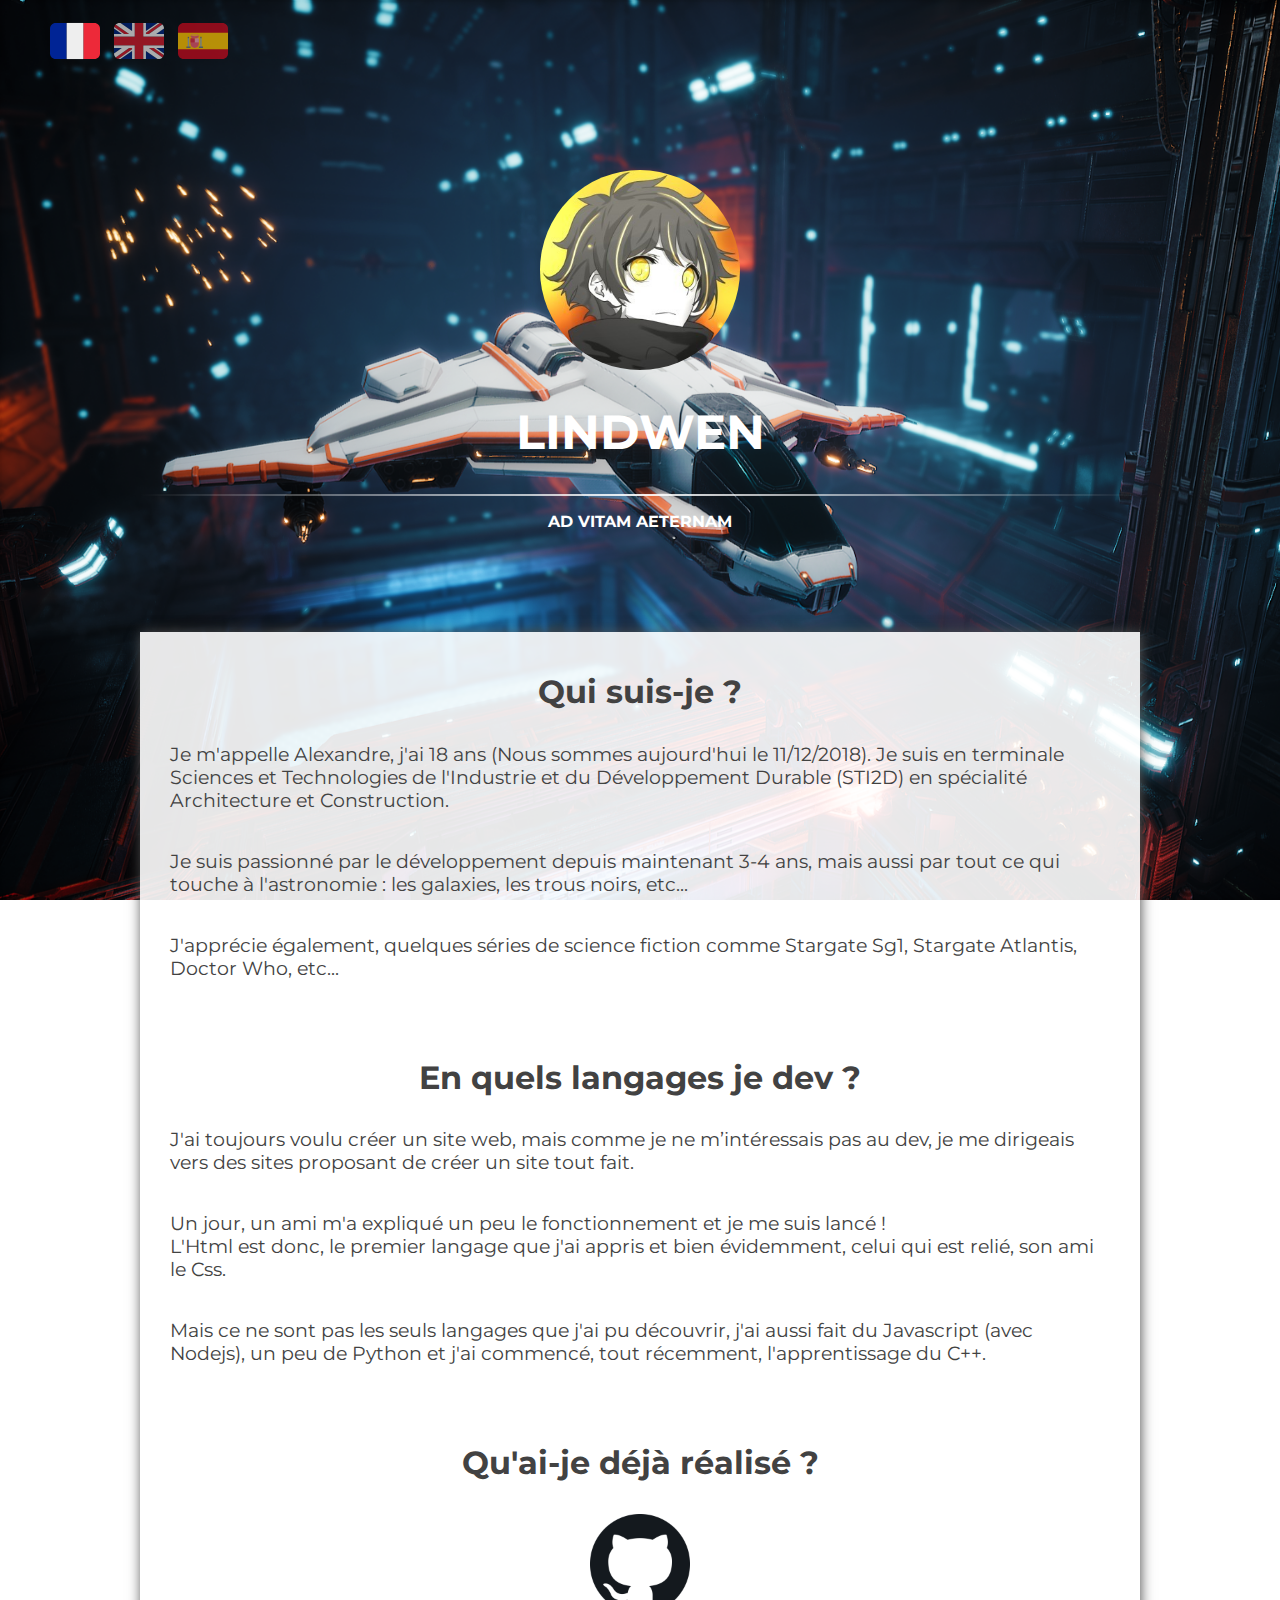
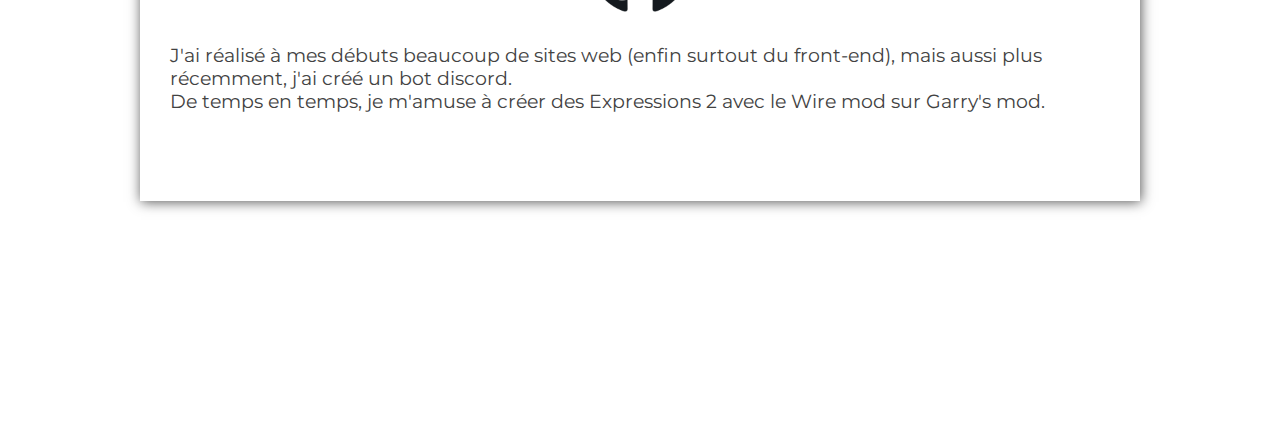
<file: index.html>
<!DOCTYPE html>
<html>
	<head>
		<title>Lindwen</title>
		<meta charset="utf-8">
		<link href ="css/main.css" rel ="stylesheet">
		<link href="https://fonts.googleapis.com/css?family=Montserrat" rel="stylesheet">
		<link rel="shortcut icon" type="image/png" href="img/favicon.png"/>
		<!-- Global site tag (gtag.js) - Google Analytics -->
		<script async src="https://www.googletagmanager.com/gtag/js?id=UA-128050866-1"></script>
		<script>
			window.dataLayer = window.dataLayer || [];
			function gtag(){dataLayer.push(arguments);}
			gtag('js', new Date());

			gtag('config', 'UA-128050866-1');
		</script>
	</head>
<body>



<div class="langage">
	<ul>
		<li id="active"><a href="index.html"><img src="img/flag_fr.svg"></a></li>
		<li><a href="gb.html"><img src="img/flag_gb.svg"></a></li>
		<li><a href="ea.html"><img src="img/flag_ea.svg"></a></li>
	</ul>
</div>



<div class="profil">
	<img src="./img/profil.jpg">
</div>



<div class="intro">
	<h1>Lindwen</h1>
	<hr>
	<p>Ad vitam aeternam</p>
</div>



<div class="main">
	<div class="content">
		<h1>Qui suis-je ?</h1>
		<p>Je m'appelle Alexandre, j'ai 18 ans (Nous sommes aujourd'hui le 11/12/2018). Je suis en terminale Sciences et Technologies de l'Industrie et du Développement Durable (STI2D) en spécialité Architecture et Construction.</p>
		<p>Je suis passionné par le développement depuis maintenant 3-4 ans, mais aussi par tout ce qui touche à l'astronomie : les galaxies, les trous noirs, etc...</p>
		<p>J'apprécie également, quelques séries de science fiction comme Stargate Sg1, Stargate Atlantis, Doctor Who, etc...</p>
		<h1>En quels langages je dev ?</h1>
		<p>J'ai toujours voulu créer un site web, mais comme je ne m’intéressais pas au dev, je me dirigeais vers des sites proposant de créer un site tout fait.</p>
		<p>Un jour, un ami m'a expliqué un peu le fonctionnement et je me suis lancé !
		<br>L'Html est donc, le premier langage que j'ai appris et bien évidemment, celui qui est relié, son ami le Css.</p>
		<p>Mais ce ne sont pas les seuls langages que j'ai pu découvrir, j'ai aussi fait du Javascript (avec Nodejs), un peu de Python et j'ai commencé, tout récemment, l'apprentissage du C++.</p>
		<h1>Qu'ai-je déjà réalisé ?</h1>
		<a href="https://github.com/Lindwen"><img src="./img/maingithub.png" /></a>
		<p>J'ai réalisé à mes débuts beaucoup de sites web (enfin surtout du front-end), mais aussi plus récemment, j'ai créé un bot discord.
		<br>De temps en temps, je m'amuse à créer des Expressions 2 avec le Wire mod sur Garry's mod.</p>
		<h1></h1>
	</div>
</div>



<div class="reseaux">
	<a href="https://github.com/Lindwen" title="Github - Lindwen"><img src="./img/github.png" /></a>
	<a href="mailto: lindwen.pro@gmail.com" title="Mail - lindwen.pro@gmail.com"><img src="./img/mail.png" /></a>
	<a href="https://www.instagram.com/lindwen.xyz/" title="Instagram - Lindwen.xyz"><img src="./img/instagram.png" /></a>
	<a href="https://twitter.com/lindw3n" title="Twitter - @Lindw3n"><img src="./img/twitter.png" /></a>
	<a href="https://gitlab.com/Lindwen" title="Gitlab - Lindwen"><img src="./img/gitlab.png" /></a>
</div>



<div class="copyright">
	<h1>© Lindwen | Images : <a href="https://alpha.wallhaven.cc">wallhaven</a></h1>
</div>

</body>
</html>
</file>
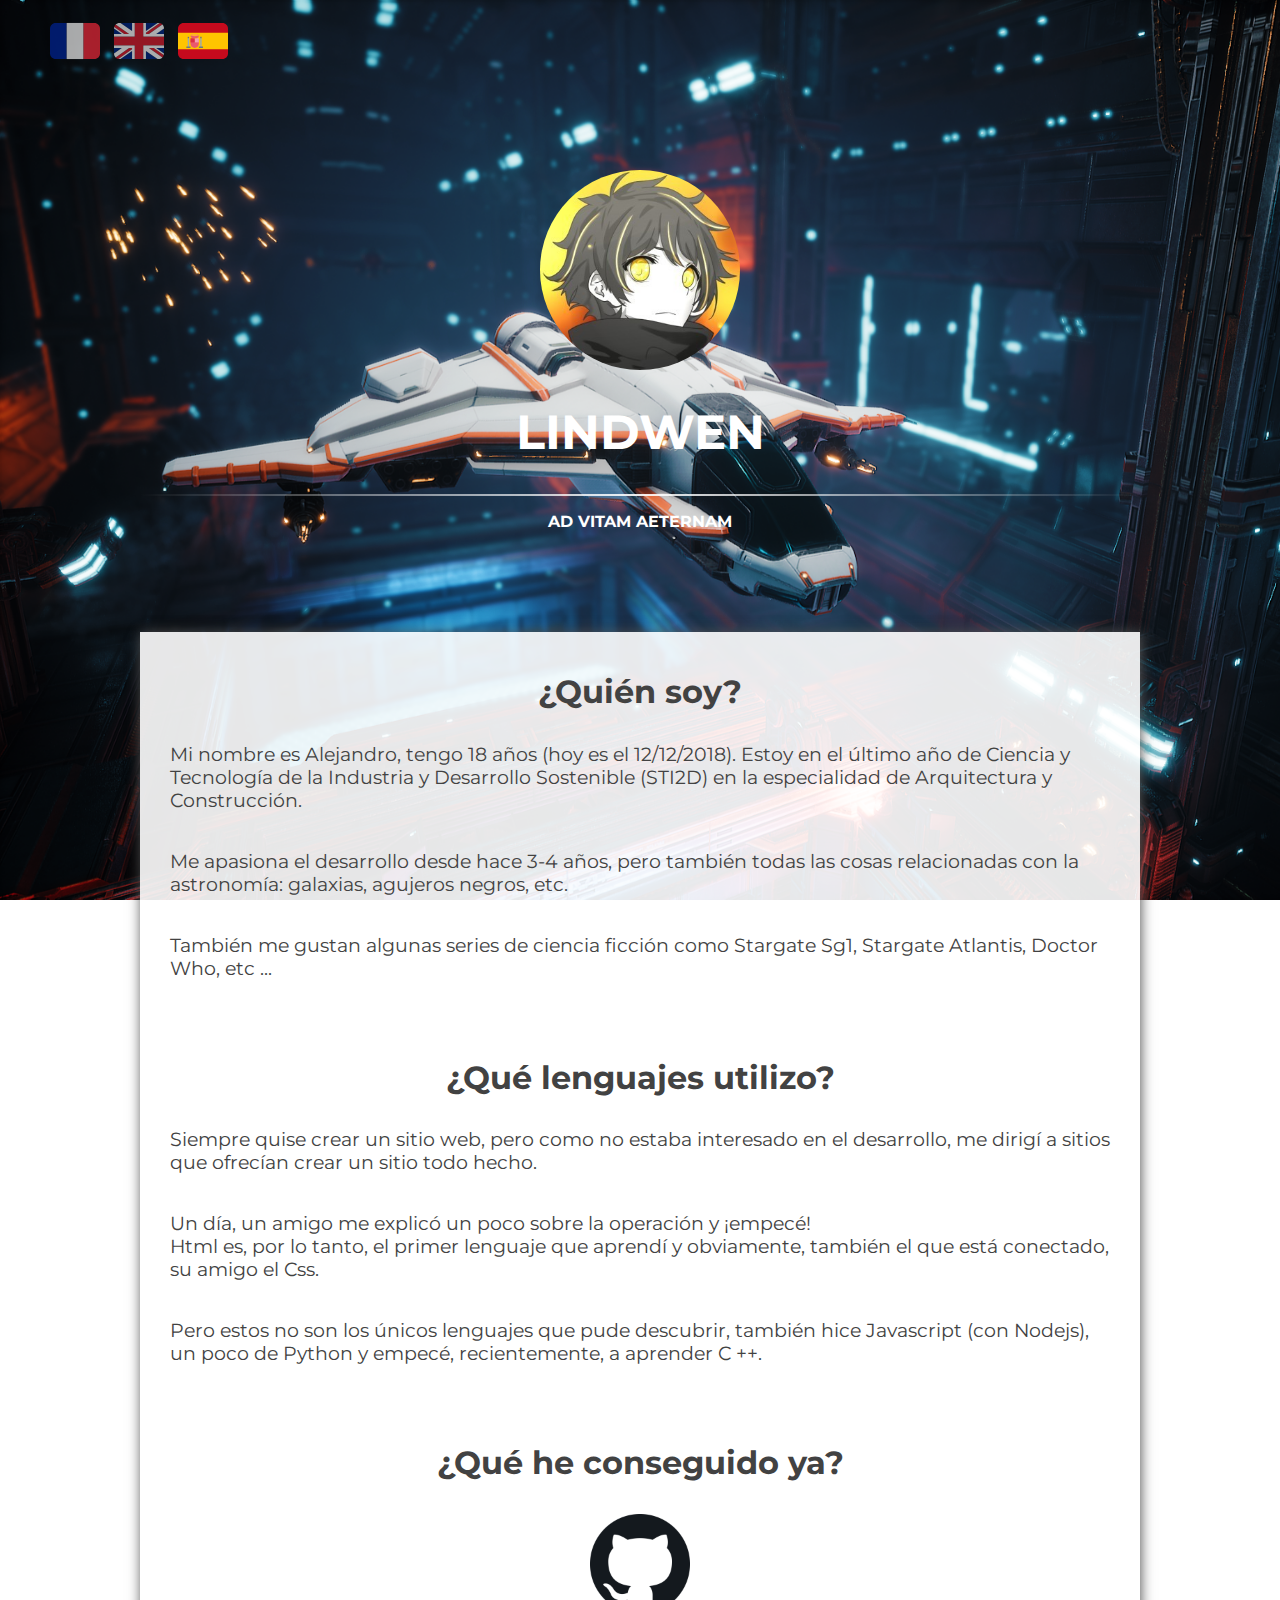
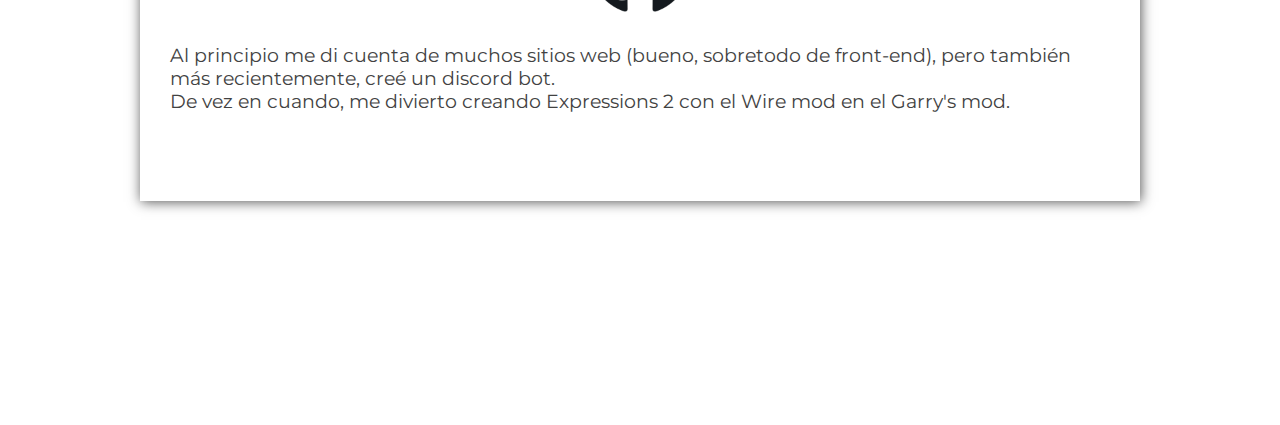
<file: ea.html>
<!DOCTYPE html>
<html>
	<head>
		<title>Lindwen</title>
		<meta charset="utf-8">
		<link href ="css/main.css" rel ="stylesheet">
		<link href="https://fonts.googleapis.com/css?family=Montserrat" rel="stylesheet">
		<link rel="shortcut icon" type="image/png" href="img/favicon.png"/>
		<!-- Global site tag (gtag.js) - Google Analytics -->
		<script async src="https://www.googletagmanager.com/gtag/js?id=UA-128050866-1"></script>
		<script>
			window.dataLayer = window.dataLayer || [];
			function gtag(){dataLayer.push(arguments);}
			gtag('js', new Date());

			gtag('config', 'UA-128050866-1');
		</script>
	</head>
<body>



<div class="langage">
	<ul>
		<li><a href="index.html"><img src="img/flag_fr.svg"></a></li>
		<li><a href="gb.html"><img src="img/flag_gb.svg"></a></li>
		<li id="active"><a href="ea.html"><img src="img/flag_ea.svg"></a></li>
	</ul>
</div>



<div class="profil">
	<img src="./img/profil.jpg">
</div>



<div class="intro">
	<h1>Lindwen</h1>
	<hr>
	<p>Ad vitam aeternam</p>
</div>



<div class="main">
	<div class="content">
		<h1>¿Quién soy?</h1>
		<p>Mi nombre es Alejandro, tengo 18 años (hoy es el 12/12/2018). Estoy en el último año de Ciencia y Tecnología de la Industria y Desarrollo Sostenible (STI2D) en la especialidad de Arquitectura y Construcción.</p>
		<p>Me apasiona el desarrollo desde hace 3-4 años, pero también todas las cosas relacionadas con la astronomía: galaxias, agujeros negros, etc.</p>
		<p>También me gustan algunas series de ciencia ficción como Stargate Sg1, Stargate Atlantis, Doctor Who, etc ...</p>
		<h1>¿Qué lenguajes utilizo?</h1>
		<p>Siempre quise crear un sitio web, pero como no estaba interesado en el desarrollo, me dirigí a sitios que ofrecían crear un sitio todo hecho.</p>
		<p>Un día, un amigo me explicó un poco sobre la operación y ¡empecé!
		<br>Html es, por lo tanto, el primer lenguaje que aprendí y obviamente, también el que está conectado, su amigo el Css.</p>
		<p>Pero estos no son los únicos lenguajes que pude descubrir, también hice Javascript (con Nodejs), un poco de Python y empecé, recientemente, a aprender C ++.</p>
		<h1>¿Qué he conseguido ya?</h1>
		<a href="https://github.com/Lindwen"><img src="./img/maingithub.png" /></a>
		<p>Al principio me di cuenta de muchos sitios web (bueno, sobretodo de front-end), pero también más recientemente, creé un discord bot.
		<br>De vez en cuando, me divierto creando Expressions 2 con el Wire mod en el Garry's mod.</p>
		<h1></h1>
	</div>
</div>



<div class="reseaux">
	<a href="https://github.com/Lindwen" title="Github - Lindwen"><img src="./img/github.png" /></a>
	<a href="mailto: lindwen.pro@gmail.com" title="Mail - lindwen.pro@gmail.com"><img src="./img/mail.png" /></a>
	<a href="https://www.instagram.com/lindwen.xyz/" title="Instagram - Lindwen.xyz"><img src="./img/instagram.png" /></a>
	<a href="https://twitter.com/lindw3n" title="Twitter - @Lindw3n"><img src="./img/twitter.png" /></a>
	<a href="https://gitlab.com/Lindwen" title="Gitlab - Lindwen"><img src="./img/gitlab.png" /></a>
</div>



<div class="copyright">
	<h1>© Lindwen | Fotos : <a href="https://alpha.wallhaven.cc">wallhaven</a></h1>
</div>

</body>
</html>
</file>
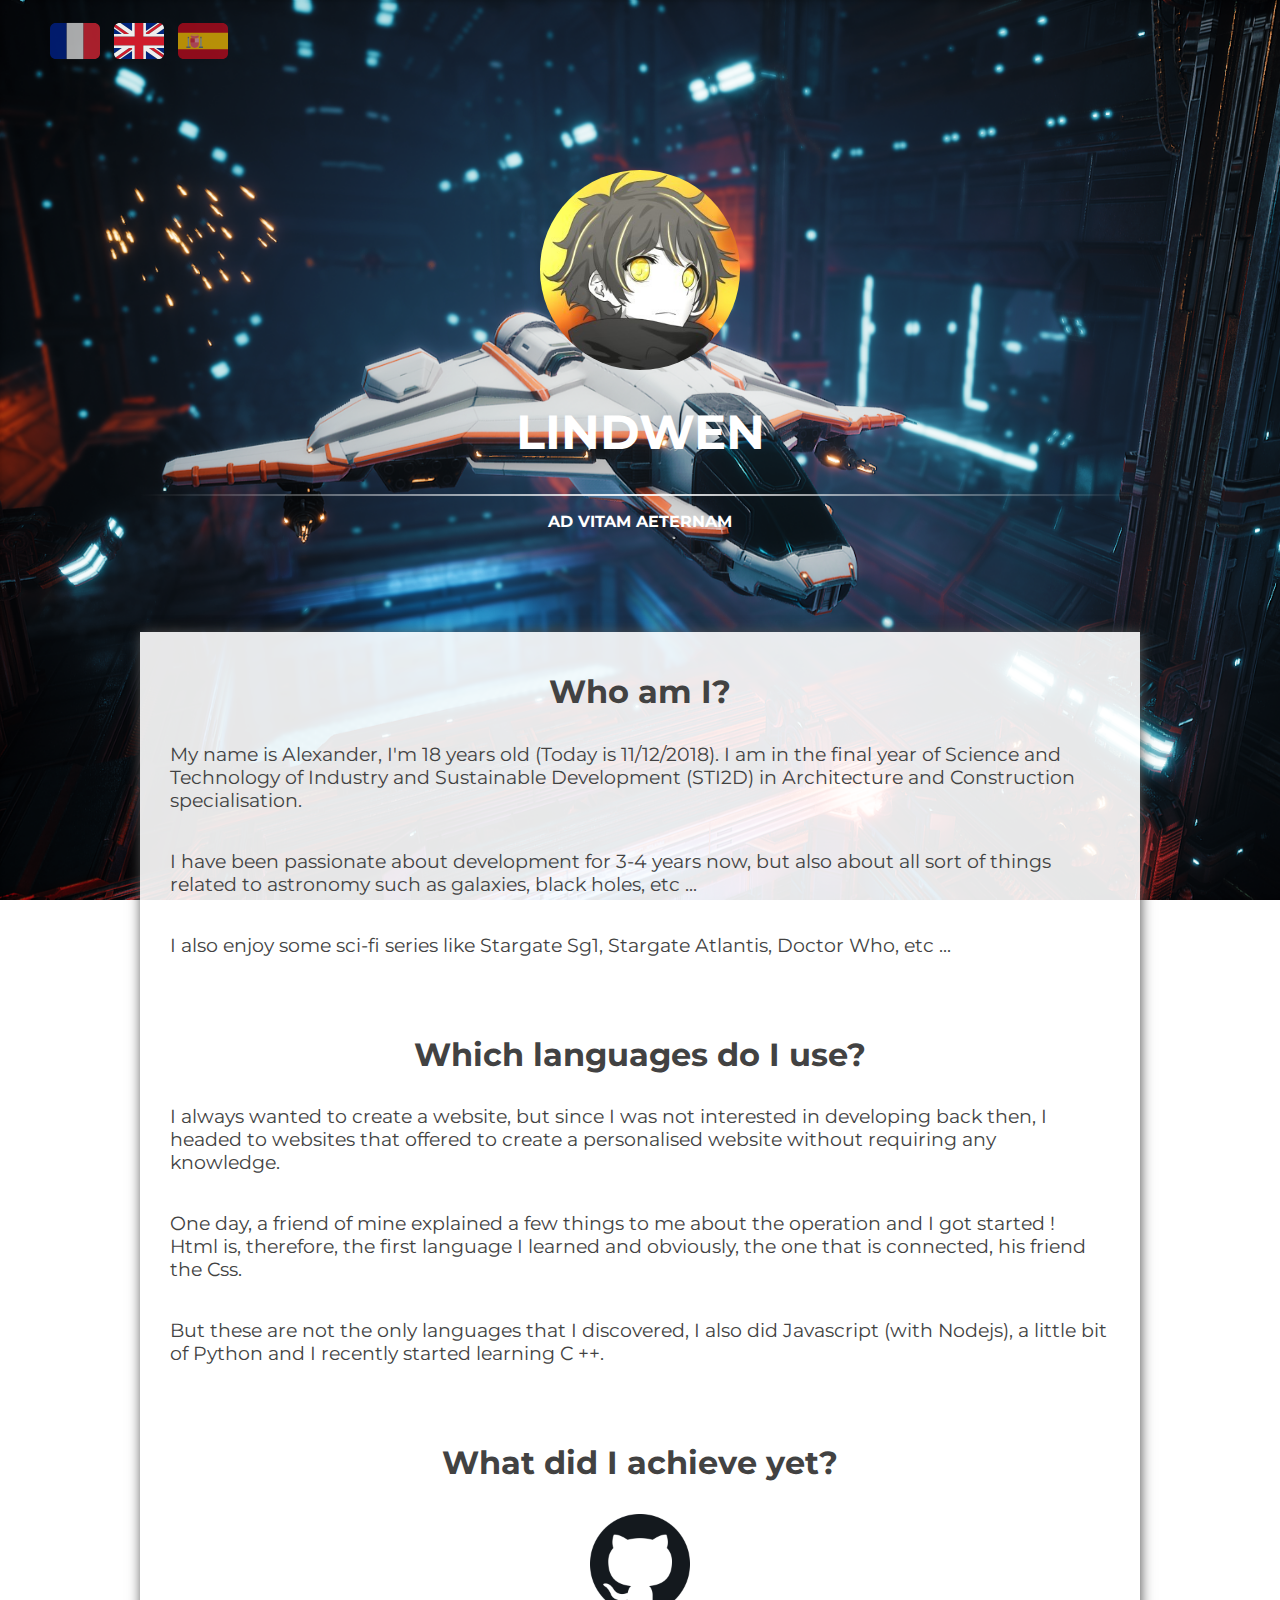
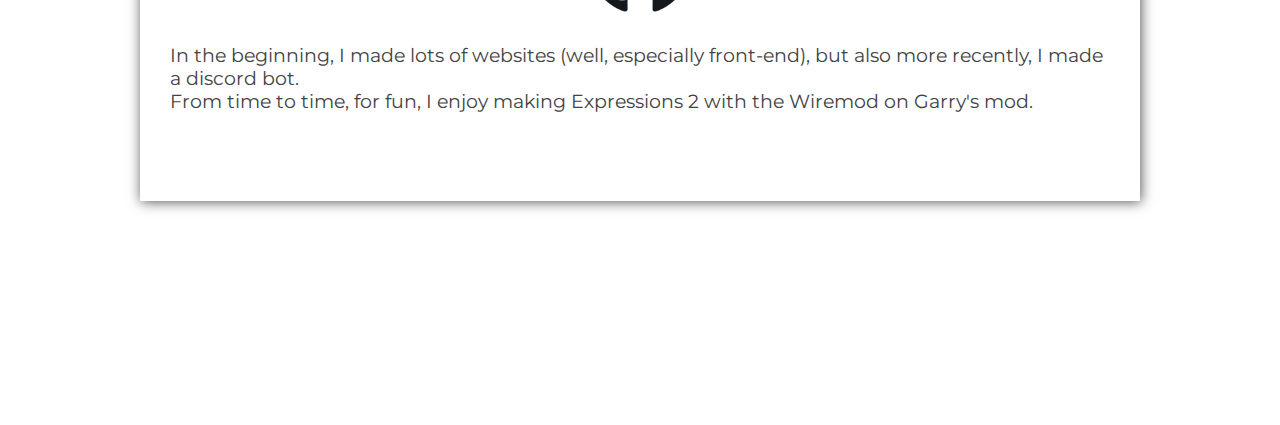
<file: gb.html>
<!DOCTYPE html>
<html>
	<head>
		<title>Lindwen</title>
		<meta charset="utf-8">
		<link href ="css/main.css" rel ="stylesheet">
		<link href="https://fonts.googleapis.com/css?family=Montserrat" rel="stylesheet">
		<link rel="shortcut icon" type="image/png" href="img/favicon.png"/>
		<!-- Global site tag (gtag.js) - Google Analytics -->
		<script async src="https://www.googletagmanager.com/gtag/js?id=UA-128050866-1"></script>
		<script>
			window.dataLayer = window.dataLayer || [];
			function gtag(){dataLayer.push(arguments);}
			gtag('js', new Date());

			gtag('config', 'UA-128050866-1');
		</script>
	</head>
<body>



<div class="langage">
	<ul>
		<li><a href="index.html"><img src="img/flag_fr.svg"></a></li>
		<li id="active"><a href="gb.html"><img src="img/flag_gb.svg"></a></li>
		<li><a href="ea.html"><img src="img/flag_ea.svg"></a></li>
	</ul>
</div>



<div class="profil">
	<img src="./img/profil.jpg">
</div>



<div class="intro">
	<h1>Lindwen</h1>
	<hr>
	<p>Ad vitam aeternam</p>
</div>



<div class="main">
	<div class="content">
		<h1>Who am I?</h1>
		<p>My name is Alexander, I'm 18 years old (Today is 11/12/2018). I am in the final year of Science and Technology of Industry and Sustainable Development (STI2D) in Architecture and Construction specialisation.</p>
		<p>I have been passionate about development for 3-4 years now, but also about all sort of things related to astronomy such as galaxies, black holes, etc ...</p>
		<p>I also enjoy some sci-fi series like Stargate Sg1, Stargate Atlantis, Doctor Who, etc ...</p>
		<h1>Which languages do I use?</h1>
		<p>I always wanted to create a website, but since I was not interested in developing back then, I headed to websites that offered to create a personalised website without requiring any knowledge.</p>
		<p>One day, a friend of mine explained a few things to me about the operation and I got started ! 
		<br>Html is, therefore, the first language I learned and obviously, the one that is connected, his friend the Css.</p>
		<p>But these are not the only languages that I discovered, I also did Javascript (with Nodejs), a little bit of Python and I recently started learning C ++.</p>
		<h1>What did I achieve yet?</h1>
		<a href="https://github.com/Lindwen"><img src="./img/maingithub.png" /></a>
		<p>In the beginning, I made lots of websites (well, especially front-end), but also more recently, I made a discord bot.
		<br>From time to time, for fun, I enjoy making Expressions 2 with the Wiremod on Garry's mod.</p>
		<h1></h1>
	</div>
</div>



<div class="reseaux">
	<a href="https://github.com/Lindwen" title="Github - Lindwen"><img src="./img/github.png" /></a>
	<a href="mailto: lindwen.pro@gmail.com" title="Mail - lindwen.pro@gmail.com"><img src="./img/mail.png" /></a>
	<a href="https://www.instagram.com/lindwen.xyz/" title="Instagram - Lindwen.xyz"><img src="./img/instagram.png" /></a>
	<a href="https://twitter.com/lindw3n" title="Twitter - @Lindw3n"><img src="./img/twitter.png" /></a>
	<a href="https://gitlab.com/Lindwen" title="Gitlab - Lindwen"><img src="./img/gitlab.png" /></a>
</div>



<div class="copyright">
	<h1>© Lindwen | Pictures: <a href="https://alpha.wallhaven.cc">wallhaven</a></h1>
</div>

</body>
</html>
</file>
<file: css/main.css>
body {
	font-family: 'Montserrat', sans-serif;
	margin: 0;
	padding: 0;
	background-image: url(../img/background.png);
	background-attachment: fixed;
	background-repeat: no-repeat;
	background-size: cover;
}



.langage ul li {
	display: inline;
}
.langage ul li a img {
	width: 50px;
	margin-left: 10px;
}
.langage ul li a {
	opacity: 0.7;
}
.langage ul li a:hover {
	opacity: 1;
}
#active a {
	opacity: 1;
}



.profil img {
	border-radius: 50%;
	display: block;
	width: 200px;
    margin-left: auto;
    margin-right: auto;
    margin-top: 100px;
}
.profil img:hover {
  	animation: shake 0.82s cubic-bezier(.36,.07,.19,.97) both;
  	transform: translate3d(0, 0, 0);
  	backface-visibility: hidden;
 	perspective: 1000px;
}	
@keyframes shake {
  	10%, 90% {
   		transform: translate3d(-1px, 0, 0);
  	}
  	20%, 80% {
    	transform: translate3d(2px, 0, 0);
  	}
  	30%, 50%, 70% {
    	transform: translate3d(-4px, 0, 0);
  	}
  	40%, 60% {
    	transform: translate3d(4px, 0, 0);
  	}
}



.intro {
	text-align: center;
	margin-bottom: 100px;
}
.intro h1 {
	color: #ffffff;
	font-size: 3em;
	line-height: 1.25em;
	text-transform: uppercase;
	font-weight: bold;
}
.intro p {
	color: #ffffff;
	line-height: 1.25em;
	text-transform: uppercase;
	font-weight: bold;
}
.intro hr {
	border : 0;
	height: 2px;
	width: 1000px;;
  	background-image: linear-gradient(to right, rgba(255, 255, 255, 0), rgba(255, 255, 255, 0.90), rgba(255, 255, 255, 0)); 
}



.main {
	background-color: rgba(255, 255, 255, 0.90);
	max-width: 1000px;
	margin: 0 auto;
	box-shadow: 1px 1px 12px #555;
}
.main:hover {
	box-shadow: 0 0 30px #fff;
}
.content h1 {
	text-align: center;
	color: #424242;
	padding: 10px;
	padding-top: 40px;
	font-weight: bold;
}
.content p {
	color: #424242;
	padding-left: 30px;
	padding-right: 30px;
	margin: 0 0 2em 0;
	font-size: 19px;
}
.main img {
	padding-bottom: 30px;
	width: 100px;
	display: block;
    margin-left: auto;
    margin-right: auto;
    transition: all 2s;
}
.main img:hover {
	transform: rotate(1080deg);
}
	


.reseaux img {
  	height: 40px;
  	width: 40px;
  	position: relative;
	top: 0;
	border-radius: 5px;
	transition: all 0.3s ease-in;
	opacity: 0.50;
}
.reseaux {
	margin-top: 50px;
  	text-align: center;
  	margin-bottom: 40px;
}
.reseaux a {
  	margin-right: 10px;
  	margin-left: 10px;
}
.reseaux img:hover,
.reseaux img:focus {
	opacity: 1;
}



.copyright {
	margin-bottom: 70px;
}
.copyright h1 {
	text-align: center;
	font-size: 17px;
	opacity: 0.70;
	color: white;
}
.copyright a {
	text-decoration: none;
	color: white;
}
.copyright a:hover {
	text-decoration: underline;
}
</file>
